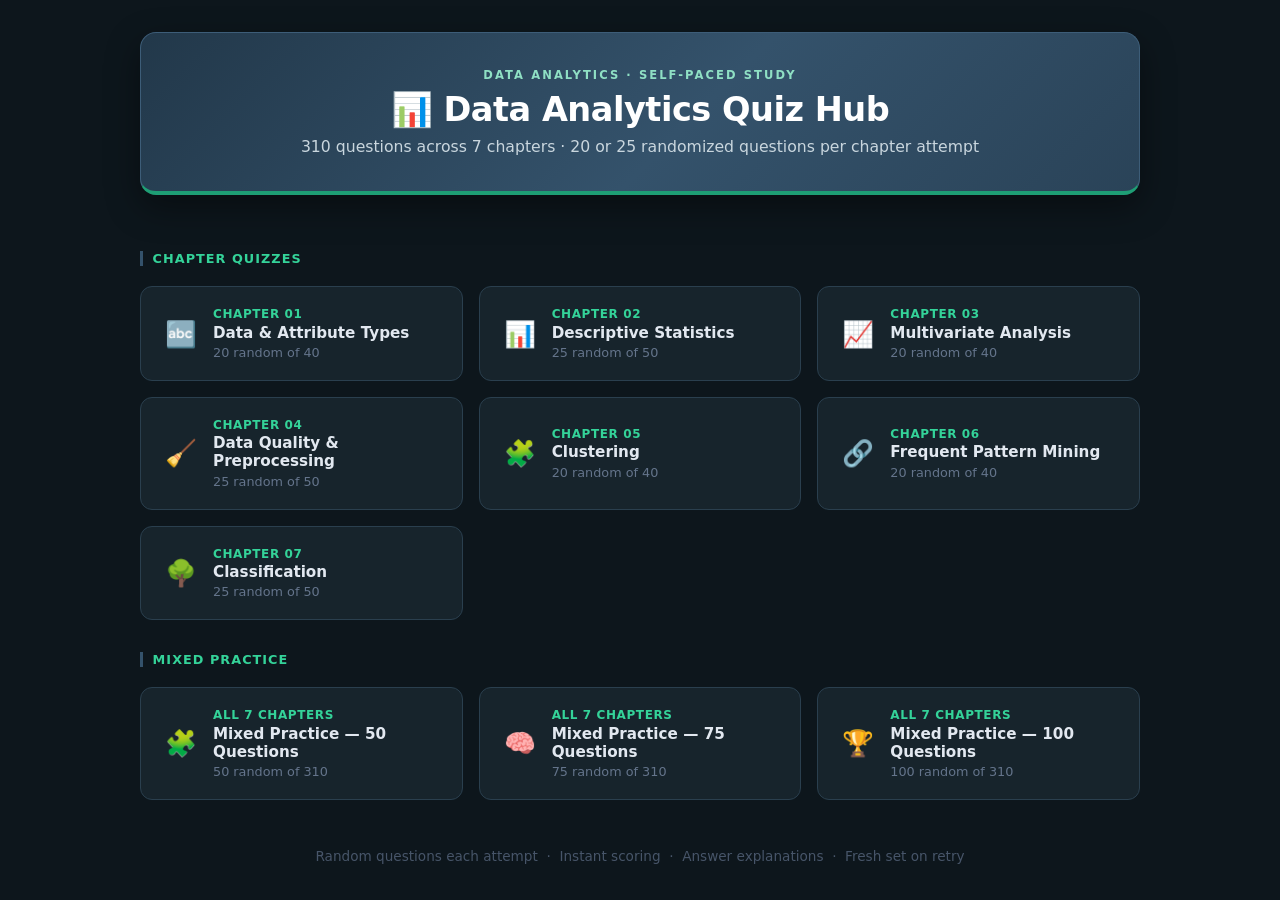
<file: 03-quiz/index.html>
<!DOCTYPE html>
<html lang="en">
<head>
  <meta charset="UTF-8" />
  <meta name="viewport" content="width=device-width, initial-scale=1.0" />
  <title>Data Analytics — Quiz Hub</title>
  <style>
    * { box-sizing: border-box; margin: 0; padding: 0; }

    body {
      font-family: 'Segoe UI', system-ui, sans-serif;
      background: #0D161C;
      color: #e2e8f0;
      min-height: 100vh;
      padding: 2rem 1rem;
    }

    header {
      text-align: center;
      max-width: 1000px;
      margin: 0 auto 2.5rem;
      background: linear-gradient(135deg, #22384A 0%, #34526B 55%, #2A4358 100%);
      border: 1px solid #3D5D78;
      border-bottom: 4px solid #1E9E75;
      border-radius: 16px;
      padding: 2.2rem 1.5rem;
      box-shadow: 0 12px 34px rgba(0, 0, 0, 0.4);
    }

    header .eyebrow {
      font-size: 0.72rem;
      font-weight: 700;
      letter-spacing: 0.18em;
      text-transform: uppercase;
      color: #8FE0C4;
      margin-bottom: 0.5rem;
    }

    header h1 {
      font-size: 2.1rem;
      font-weight: 800;
      color: #ffffff;
      letter-spacing: -0.5px;
    }

    header p {
      margin-top: 0.5rem;
      color: #C9D6DE;
      font-size: 0.98rem;
    }

    .grid {
      display: grid;
      grid-template-columns: repeat(auto-fill, minmax(260px, 1fr));
      gap: 1rem;
      max-width: 1000px;
      margin: 0 auto;
    }

    .card {
      background: #17242C;
      border: 1px solid #2A3F4E;
      border-radius: 12px;
      padding: 1.25rem 1.5rem;
      cursor: pointer;
      text-decoration: none;
      color: inherit;
      display: flex;
      align-items: center;
      gap: 1rem;
      transition: border-color 0.15s, background 0.15s, transform 0.1s;
    }

    .card:hover {
      border-color: #1E9E75;
      background: #1F323D;
      transform: translateY(-2px);
    }

    .card-icon {
      font-size: 1.6rem;
      flex-shrink: 0;
    }

    .card-body .topic-id {
      font-size: 0.75rem;
      font-weight: 700;
      color: #34D399;
      text-transform: uppercase;
      letter-spacing: 0.05em;
    }

    .card-body .topic-title {
      font-size: 0.95rem;
      font-weight: 600;
      color: #e2e8f0;
      margin-top: 0.15rem;
    }

    .card-body .q-count {
      font-size: 0.8rem;
      color: #64748b;
      margin-top: 0.2rem;
    }

    footer {
      text-align: center;
      margin-top: 3rem;
      color: #475569;
      font-size: 0.85rem;
    }
  </style>
</head>
<body>

<header>
  <div class="eyebrow">Data Analytics · Self-Paced Study</div>
  <h1>📊 Data Analytics Quiz Hub</h1>
  <p>310 questions across 7 chapters · 20 or 25 randomized questions per chapter attempt</p>
</header>

<div class="grid" id="grid"></div>

<footer>Random questions each attempt &nbsp;·&nbsp; Instant scoring &nbsp;·&nbsp; Answer explanations &nbsp;·&nbsp; Fresh set on retry</footer>

<script src="data.js"></script>
<script src="data-01.js"></script>
<script src="data-02.js"></script>
<script src="data-03.js"></script>
<script src="data-04.js"></script>
<script src="data-05.js"></script>
<script src="data-06.js"></script>
<script src="data-07.js"></script>
<script src="data-expansion.js"></script>
<script>
  const ICONS = {
    "01": "🔤", "02": "📊", "03": "📈",
    "04": "🧹", "05": "🧩", "06": "🔗",
    "07": "🌳", "mixed-1": "🧩", "mixed-2": "🧠", "mixed-3": "🏆",
  };

  const grid = document.getElementById("grid");

  function renderCards(list, labelText) {
    const section = document.createElement("div");
    section.style.cssText = "grid-column:1/-1;margin:1rem 0 0.25rem;";
    section.innerHTML = `<p style="font-size:0.8rem;font-weight:700;color:#34D399;text-transform:uppercase;letter-spacing:0.08em;border-left:3px solid #34526B;padding-left:0.6rem">${labelText}</p>`;
    grid.appendChild(section);

    list.forEach(topic => {
      const qs = QUESTIONS[topic.id] || [];
      const attempt = attemptSizeFor(topic.id, qs.length);
      const countText = attempt < qs.length
        ? `${attempt} random of ${qs.length}`
        : `${qs.length} questions`;
      const a = document.createElement("a");
      a.className = "card";
      a.href = `quiz.html?topic=${topic.id}`;
      a.innerHTML = `
        <div class="card-icon">${ICONS[topic.id] || "📋"}</div>
        <div class="card-body">
          <div class="topic-id">${MIXED_IDS.includes(topic.id) ? "All 7 Chapters" : `Chapter ${topic.id}`}</div>
          <div class="topic-title">${topic.title}</div>
          <div class="q-count">${countText}</div>
        </div>`;
      grid.appendChild(a);
    });
  }

  renderCards(TOPICS.filter(topic => !MIXED_IDS.includes(topic.id)), "Chapter Quizzes");
  renderCards(TOPICS.filter(topic => MIXED_IDS.includes(topic.id)), "Mixed Practice");
</script>
</body>
</html>
</file>
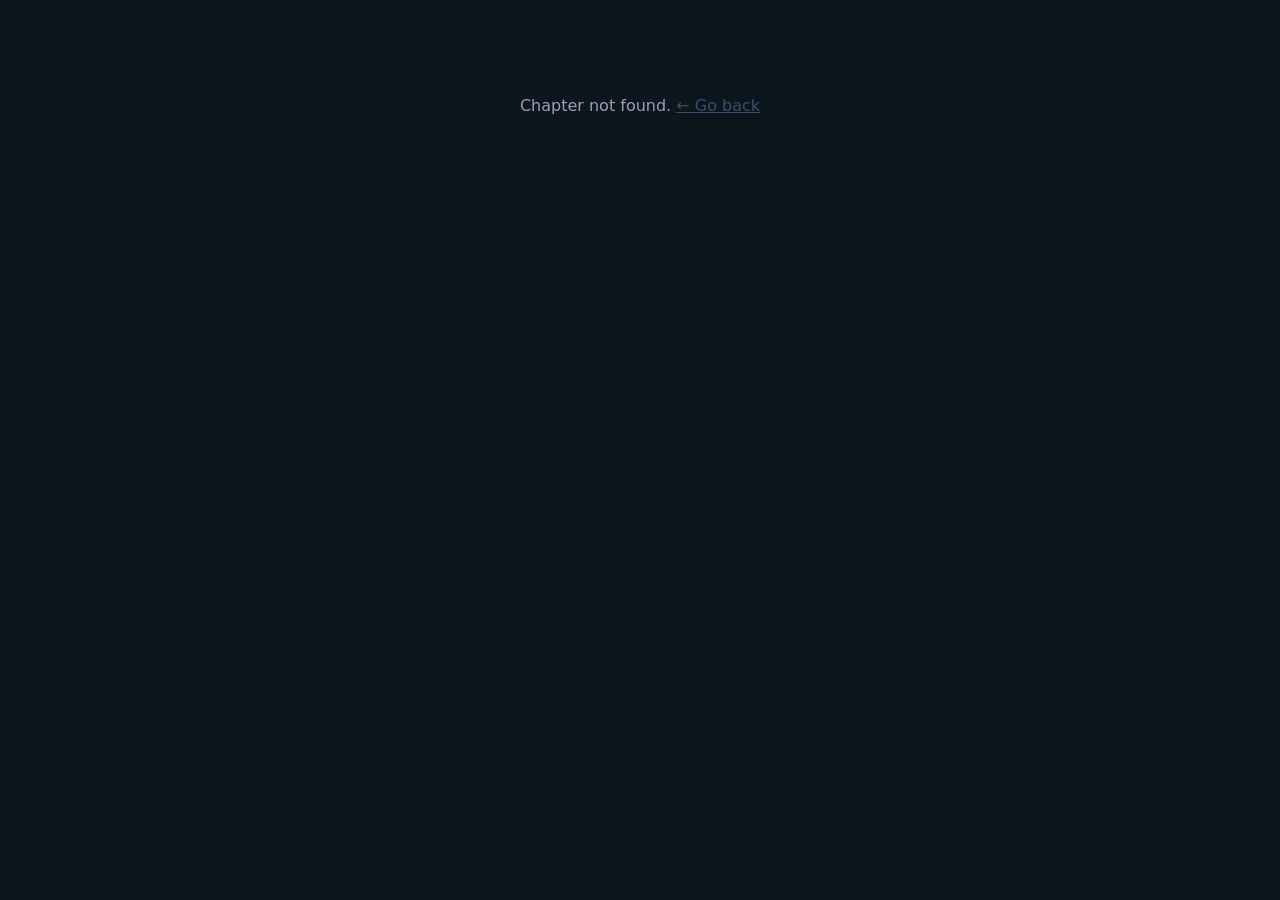
<file: 03-quiz/quiz.html>
<!DOCTYPE html>
<html lang="en">
<head>
  <meta charset="UTF-8" />
  <meta name="viewport" content="width=device-width, initial-scale=1.0" />
  <title>Data Analytics — Quiz</title>
  <style>
    * { box-sizing: border-box; margin: 0; padding: 0; }

    body {
      font-family: 'Segoe UI', system-ui, sans-serif;
      background: #0D161C;
      color: #e2e8f0;
      min-height: 100vh;
      display: flex;
      flex-direction: column;
      align-items: center;
      padding: 2rem 1rem;
    }

    #app { width: 100%; max-width: 960px; }

    /* ── Two-column layout: quiz + sidebar ── */
    .quiz-body {
      display: flex;
      gap: 1.5rem;
      align-items: flex-start;
    }
    .quiz-main { flex: 1; min-width: 0; }

    .quiz-side {
      width: 220px;
      flex-shrink: 0;
      background: #17242C;
      border: 1px solid #2A3F4E;
      border-radius: 14px;
      padding: 1rem;
      position: sticky;
      top: 1rem;
    }

    .timer {
      font-size: 1.5rem;
      font-weight: 800;
      text-align: center;
      color: #f1f5f9;
      font-variant-numeric: tabular-nums;
      letter-spacing: 1px;
    }
    .timer-label {
      text-align: center;
      font-size: 0.65rem;
      text-transform: uppercase;
      letter-spacing: 0.08em;
      color: #475569;
      margin-bottom: 0.6rem;
    }
    .side-summary {
      text-align: center;
      font-size: 0.75rem;
      color: #64748b;
      margin-bottom: 0.75rem;
    }

    .qnav-title {
      font-size: 0.65rem;
      text-transform: uppercase;
      letter-spacing: 0.08em;
      color: #475569;
      margin-bottom: 0.4rem;
    }
    .qnav {
      display: grid;
      grid-template-columns: repeat(5, 1fr);
      gap: 0.35rem;
      max-height: 340px;
      overflow-y: auto;
    }
    .qnav button {
      aspect-ratio: 1 / 1;
      border-radius: 6px;
      border: 1.5px solid #2A3F4E;
      background: #101B22;
      color: #94a3b8;
      font-size: 0.78rem;
      font-weight: 600;
      cursor: pointer;
      padding: 0;
      transition: border-color 0.12s, background 0.12s;
    }
    .qnav button:hover { border-color: #1E9E75; }
    .qnav button.answered {
      background: #0f2a1a;
      border-color: #22c55e;
      color: #86efac;
    }
    .qnav button.current {
      border-color: #4A7196;
      box-shadow: 0 0 0 1px #4A7196;
      color: #fff;
    }

    .side-finish { width: 100%; margin-top: 0.9rem; }

    @media (max-width: 760px) {
      .quiz-body { flex-direction: column; }
      .quiz-side { width: 100%; position: static; }
      .qnav { max-height: 200px; }
    }

    /* ── Header ── */
    .quiz-header {
      display: flex;
      align-items: center;
      gap: 1rem;
      margin-bottom: 1.5rem;
    }

    .back-btn {
      color: #64748b;
      text-decoration: none;
      font-size: 0.85rem;
      display: flex;
      align-items: center;
      gap: 0.3rem;
      transition: color 0.15s;
    }
    .back-btn:hover { color: #94a3b8; }

    .topic-label {
      font-size: 0.8rem;
      font-weight: 600;
      color: #34D399;
      text-transform: uppercase;
      letter-spacing: 0.05em;
      margin-left: auto;
    }

    /* ── Progress ── */
    .progress-bar-wrap {
      background: #17242C;
      border-radius: 99px;
      height: 6px;
      margin-bottom: 0.6rem;
      overflow: hidden;
    }

    .progress-bar-fill {
      height: 100%;
      background: linear-gradient(90deg, #34526B, #1E9E75);
      border-radius: 99px;
      transition: width 0.3s ease;
    }

    .progress-text {
      font-size: 0.8rem;
      color: #64748b;
      margin-bottom: 1.5rem;
    }

    /* ── Question card ── */
    .question-card {
      background: #17242C;
      border: 1px solid #2A3F4E;
      border-radius: 14px;
      padding: 1.75rem 2rem;
    }

    .question-text {
      font-size: 1.05rem;
      font-weight: 600;
      line-height: 1.55;
      color: #f1f5f9;
      margin-bottom: 1.5rem;
    }

    .options { display: flex; flex-direction: column; gap: 0.65rem; }

    .option {
      background: #101B22;
      border: 1.5px solid #2A3F4E;
      border-radius: 10px;
      padding: 0.85rem 1.1rem;
      cursor: pointer;
      font-size: 0.93rem;
      line-height: 1.45;
      transition: border-color 0.12s, background 0.12s;
      display: flex;
      align-items: flex-start;
      gap: 0.75rem;
    }

    .option:hover:not(.locked) {
      border-color: #34526B;
      background: #1F323D;
    }

    .option .opt-letter {
      font-weight: 700;
      color: #34D399;
      min-width: 1.1rem;
      flex-shrink: 0;
    }

    .option.correct {
      border-color: #22c55e;
      background: #052e16;
    }
    .option.correct .opt-letter { color: #22c55e; }

    .option.wrong {
      border-color: #ef4444;
      background: #2a0a0a;
    }
    .option.wrong .opt-letter { color: #ef4444; }

    .option.reveal {
      border-color: #22c55e;
      background: #052e16;
      opacity: 0.7;
    }
    .option.reveal .opt-letter { color: #22c55e; }

    /* ── Explanation ── */
    .explanation {
      margin-top: 1.25rem;
      padding: 1rem 1.1rem;
      background: #101B22;
      border-left: 3px solid #34526B;
      border-radius: 0 8px 8px 0;
      font-size: 0.88rem;
      color: #94a3b8;
      line-height: 1.6;
      display: none;
    }
    .explanation.show { display: block; }
    .explanation strong { color: #cbd5e1; }

    /* ── Buttons ── */
    .btn-row {
      display: flex;
      justify-content: space-between;
      gap: 0.75rem;
      margin-top: 1.5rem;
    }
    .btn-outline:disabled { opacity: 0.35; cursor: default; }

    .btn {
      background: #34526B;
      color: #fff;
      border: none;
      border-radius: 8px;
      padding: 0.65rem 1.5rem;
      font-size: 0.9rem;
      font-weight: 600;
      cursor: pointer;
      transition: background 0.15s;
    }
    .btn:hover { background: #4A7196; }
    .btn:disabled { background: #2A3F4E; color: #475569; cursor: default; }

    /* ── Results screen ── */
    #results { display: none; }

    .score-circle {
      width: 120px;
      height: 120px;
      border-radius: 50%;
      border: 6px solid #34526B;
      display: flex;
      flex-direction: column;
      align-items: center;
      justify-content: center;
      margin: 0 auto 1.5rem;
    }

    .score-circle .score-num {
      font-size: 2rem;
      font-weight: 800;
      color: #f1f5f9;
      line-height: 1;
    }

    .score-circle .score-denom {
      font-size: 0.85rem;
      color: #64748b;
    }

    .result-title {
      text-align: center;
      font-size: 1.3rem;
      font-weight: 700;
      color: #f1f5f9;
      margin-bottom: 0.4rem;
    }

    .result-sub {
      text-align: center;
      color: #64748b;
      font-size: 0.9rem;
      margin-bottom: 2rem;
    }

    .review-list { display: flex; flex-direction: column; gap: 1rem; }

    .review-item {
      background: #17242C;
      border: 1px solid #2A3F4E;
      border-radius: 10px;
      padding: 1.1rem 1.25rem;
    }

    .review-item .review-q {
      font-size: 0.9rem;
      font-weight: 600;
      color: #cbd5e1;
      margin-bottom: 0.5rem;
    }

    .review-item .review-your {
      font-size: 0.83rem;
      color: #ef4444;
      margin-bottom: 0.2rem;
    }

    .review-item .review-correct {
      font-size: 0.83rem;
      color: #22c55e;
      margin-bottom: 0.5rem;
    }

    .review-item .review-good {
      font-size: 0.83rem;
      color: #22c55e;
      margin-bottom: 0.2rem;
    }

    .review-item .review-explain {
      font-size: 0.82rem;
      color: #64748b;
      line-height: 1.55;
      border-top: 1px solid #2A3F4E;
      padding-top: 0.5rem;
    }

    .review-item.rev-correct { border-left: 3px solid #22c55e; }
    .review-item.rev-wrong   { border-left: 3px solid #ef4444; }
    .review-item.rev-skip    { border-left: 3px solid #64748b; }

    .result-actions {
      display: flex;
      gap: 0.75rem;
      justify-content: center;
      margin-top: 2rem;
      flex-wrap: wrap;
    }

    .btn-outline {
      background: transparent;
      border: 1.5px solid #34526B;
      color: #4A7196;
      border-radius: 8px;
      padding: 0.65rem 1.4rem;
      font-size: 0.9rem;
      font-weight: 600;
      cursor: pointer;
      transition: background 0.15s;
      text-decoration: none;
    }
    .btn-outline:hover { background: #1F323D; }

    .all-correct .score-circle { border-color: #22c55e; }
    .all-correct .score-num { color: #22c55e; }
  </style>
</head>
<body>
<div id="app">

  <!-- Quiz screen -->
  <div id="quiz">
    <div class="quiz-header">
      <a class="back-btn" href="index.html">← Quiz Hub</a>
      <span class="topic-label" id="topic-label"></span>
    </div>

    <div class="quiz-body">
      <div class="quiz-main">
        <div class="progress-bar-wrap">
          <div class="progress-bar-fill" id="progress-fill" style="width:0%"></div>
        </div>
        <div class="progress-text" id="progress-text"></div>

        <div class="question-card">
          <div class="question-text" id="question-text"></div>
          <div class="options" id="options"></div>
          <div class="explanation" id="explanation"></div>
        </div>

        <div class="btn-row">
          <button class="btn-outline" id="back-btn" disabled>← Back</button>
          <button class="btn" id="next-btn">Skip →</button>
        </div>
      </div>

      <aside class="quiz-side">
        <div class="timer" id="timer">00:00</div>
        <div class="timer-label">Elapsed</div>
        <div class="side-summary" id="side-summary"></div>
        <div class="qnav-title">Questions</div>
        <div class="qnav" id="qnav"></div>
        <button class="btn side-finish" id="finish-btn">Finish ▸</button>
      </aside>
    </div>
  </div>

  <!-- Results screen -->
  <div id="results">
    <div class="quiz-header">
      <a class="back-btn" href="index.html">← Quiz Hub</a>
      <span class="topic-label" id="results-label"></span>
    </div>

    <div class="question-card" id="score-card">
      <div class="score-circle" id="score-circle">
        <span class="score-num" id="score-num"></span>
        <span class="score-denom" id="score-denom"></span>
      </div>
      <div class="result-title" id="result-title"></div>
      <div class="result-sub" id="result-sub"></div>

      <div class="review-list" id="review-list"></div>

      <div class="result-actions">
        <button class="btn" onclick="restartQuiz()">↺ Retry</button>
        <a class="btn-outline" href="index.html">Quiz Hub</a>
      </div>
    </div>
  </div>

</div>

<script src="data.js"></script>
<script src="data-01.js"></script>
<script src="data-02.js"></script>
<script src="data-03.js"></script>
<script src="data-04.js"></script>
<script src="data-05.js"></script>
<script src="data-06.js"></script>
<script src="data-07.js"></script>
<script src="data-expansion.js"></script>
<script>
  // ── Init ──────────────────────────────────────────────────────────────────
  const params = new URLSearchParams(location.search);
  const topicId = params.get("topic");

  const topic = TOPICS.find(t => t.id === topicId);
  const questions = QUESTIONS[topicId];

  if (!topic || !questions || questions.length === 0) {
    document.body.innerHTML = `<div style="text-align:center;padding:4rem;color:#94a3b8">
      Chapter not found. <a href="index.html" style="color:#34526B">← Go back</a></div>`;
    throw new Error("Topic not found");
  }

  document.title = `Quiz — ${topic.title}`;
  document.getElementById("topic-label").textContent = topic.title;
  document.getElementById("results-label").textContent = topic.title;

  // How many questions this attempt shows (random subset of the pool).
  const urlN = parseInt(params.get("n"), 10);
  const attemptSize = (urlN > 0)
    ? Math.min(urlN, questions.length)
    : attemptSizeFor(topicId, questions.length);

  // Shuffle a question's options so the correct answer isn't always in the
  // same position; remap the answer index to match the new order.
  function shuffleOptions(q) {
    const order = q.options.map((_, i) => i).sort(() => Math.random() - 0.5);
    return {
      q: q.q,
      options: order.map(i => q.options[i]),
      answer: order.indexOf(q.answer),
      explain: q.explain,
    };
  }

  // Pick a fresh random subset from the full pool, options shuffled, per attempt.
  function pickQuestions() {
    if (MIXED_IDS.includes(topicId)) {
      const chapterIds = ["01", "02", "03", "04", "05", "06", "07"]
        .sort(() => Math.random() - 0.5);
      const baseCount = Math.floor(attemptSize / chapterIds.length);
      const remainder = attemptSize % chapterIds.length;
      const balanced = chapterIds.flatMap((chapterId, index) =>
        questions
          .filter(q => q.sourceChapter === chapterId)
          .sort(() => Math.random() - 0.5)
          .slice(0, baseCount + (index < remainder ? 1 : 0))
      );

      return balanced
        .sort(() => Math.random() - 0.5)
        .map(shuffleOptions);
    }

    return [...questions]
      .sort(() => Math.random() - 0.5)
      .slice(0, attemptSize)
      .map(shuffleOptions);
  }

  const LETTERS = ["A", "B", "C", "D", "E", "F"];
  let shuffled = pickQuestions();
  let current = 0;
  let userAnswers = new Array(shuffled.length).fill(null);

  // ── Timer (counts up) ─────────────────────────────────────────────────────
  let elapsed = 0;
  let timerId = null;
  function fmtTime(s) {
    const m = Math.floor(s / 60), ss = s % 60;
    return String(m).padStart(2, "0") + ":" + String(ss).padStart(2, "0");
  }
  function startTimer() {
    stopTimer();
    elapsed = 0;
    document.getElementById("timer").textContent = fmtTime(0);
    timerId = setInterval(() => {
      elapsed++;
      document.getElementById("timer").textContent = fmtTime(elapsed);
    }, 1000);
  }
  function stopTimer() { if (timerId) { clearInterval(timerId); timerId = null; } }

  // ── Sidebar question navigator ────────────────────────────────────────────
  function renderNav() {
    const nav = document.getElementById("qnav");
    nav.innerHTML = "";
    shuffled.forEach((q, i) => {
      const b = document.createElement("button");
      b.textContent = i + 1;
      if (userAnswers[i] !== null) b.classList.add("answered");
      if (i === current) b.classList.add("current");
      b.title = userAnswers[i] !== null ? `Question ${i + 1} — answered` : `Question ${i + 1} — not answered`;
      b.addEventListener("click", () => { current = i; render(); });
      nav.appendChild(b);
    });
    const ans = userAnswers.filter(a => a !== null).length;
    document.getElementById("side-summary").textContent =
      `${ans} answered · ${shuffled.length - ans} left`;
  }

  // ── Render question (restores answered state when navigating back) ─────────
  function render() {
    const q = shuffled[current];
    const chosen = userAnswers[current];
    const answered = chosen !== null;

    // Progress
    document.getElementById("progress-fill").style.width =
      `${(current / shuffled.length) * 100}%`;
    document.getElementById("progress-text").textContent =
      `Question ${current + 1} of ${shuffled.length}`;

    // Question
    document.getElementById("question-text").textContent = q.q;

    // Options
    const optContainer = document.getElementById("options");
    optContainer.innerHTML = "";
    q.options.forEach((text, i) => {
      const div = document.createElement("div");
      div.className = "option";
      div.innerHTML = `<span class="opt-letter">${LETTERS[i]}</span><span>${text}</span>`;
      if (answered) {
        div.classList.add("locked");
        if (i === chosen && chosen === q.answer) div.classList.add("correct");
        else if (i === chosen) div.classList.add("wrong");
        else if (i === q.answer) div.classList.add("reveal");
      } else {
        div.addEventListener("click", () => selectAnswer(i));
      }
      optContainer.appendChild(div);
    });

    // Explanation (only after answering)
    const exp = document.getElementById("explanation");
    if (answered) {
      exp.innerHTML = `<strong>Explanation:</strong> ${q.explain}`;
      exp.classList.add("show");
    } else {
      exp.classList.remove("show");
      exp.innerHTML = "";
    }

    // Buttons
    document.getElementById("back-btn").disabled = current === 0;
    const nextBtn = document.getElementById("next-btn");
    const last = current === shuffled.length - 1;
    nextBtn.textContent = last ? "See Results" : (answered ? "Next →" : "Skip →");

    renderNav();
  }

  // ── Select answer ─────────────────────────────────────────────────────────
  function selectAnswer(chosen) {
    if (userAnswers[current] !== null) return; // already answered
    userAnswers[current] = chosen;
    render();                                   // re-render to lock + reveal
  }

  // ── Navigation: Back / Skip / Next / Finish ───────────────────────────────
  document.getElementById("back-btn").addEventListener("click", () => {
    if (current > 0) { current--; render(); }
  });
  document.getElementById("next-btn").addEventListener("click", () => {
    if (current < shuffled.length - 1) { current++; render(); }
    else showResults();
  });
  document.getElementById("finish-btn").addEventListener("click", () => {
    const left = userAnswers.filter(a => a === null).length;
    if (left > 0 && !confirm(`You have ${left} unanswered question(s). Finish and submit now?`)) return;
    showResults();
  });

  // ── Results ───────────────────────────────────────────────────────────────
  function showResults() {
    stopTimer();
    document.getElementById("quiz").style.display = "none";
    document.getElementById("results").style.display = "block";

    const total = shuffled.length;
    const score = shuffled.reduce((s, q, i) => s + (userAnswers[i] === q.answer ? 1 : 0), 0);
    const answeredCount = userAnswers.filter(a => a !== null).length;
    const pct = Math.round((score / total) * 100);

    document.getElementById("score-num").textContent = score;
    document.getElementById("score-denom").textContent = `/ ${total}`;

    let title, sub;
    if (pct === 100) {
      title = "Perfect Score! 🎉";
      sub = "Flawless. You know this chapter cold.";
      document.getElementById("score-card").classList.add("all-correct");
    } else if (pct >= 80) {
      title = "Great Work! 👏";
      sub = `${pct}% — solid understanding. Review below.`;
    } else if (pct >= 60) {
      title = "Getting There 💪";
      sub = `${pct}% — re-read the notes and try again.`;
    } else {
      title = "Keep Studying 📖";
      sub = `${pct}% — go back to the notes, then retry.`;
    }
    if (answeredCount < total) sub += ` · ${total - answeredCount} skipped`;
    sub += ` · ⏱ ${fmtTime(elapsed)}`;

    document.getElementById("result-title").textContent = title;
    document.getElementById("result-sub").textContent = sub;

    // Full review — every question: your answer, correct answer, explanation
    const reviewList = document.getElementById("review-list");
    reviewList.innerHTML =
      `<p style="font-size:0.75rem;font-weight:700;color:#475569;text-transform:uppercase;letter-spacing:0.06em;margin-bottom:0.25rem">Review — all ${total} questions</p>`;

    shuffled.forEach((q, i) => {
      const chosen = userAnswers[i];
      const isCorrect = chosen === q.answer;
      const div = document.createElement("div");
      div.className = "review-item " + (chosen === null ? "rev-skip" : isCorrect ? "rev-correct" : "rev-wrong");

      let yourLine;
      if (chosen === null) {
        yourLine = `<div class="review-your">— Not answered</div>`;
      } else if (isCorrect) {
        yourLine = `<div class="review-good">✓ Your answer: ${LETTERS[chosen]}. ${q.options[chosen]}</div>`;
      } else {
        yourLine = `<div class="review-your">✗ Your answer: ${LETTERS[chosen]}. ${q.options[chosen]}</div>`;
      }
      const correctLine = isCorrect ? "" :
        `<div class="review-correct">✓ Correct: ${LETTERS[q.answer]}. ${q.options[q.answer]}</div>`;

      div.innerHTML = `
        <div class="review-q">Q${i + 1}: ${q.q}</div>
        ${yourLine}
        ${correctLine}
        <div class="review-explain">${q.explain}</div>`;
      reviewList.appendChild(div);
    });
  }

  // ── Retry ─────────────────────────────────────────────────────────────────
  function restartQuiz() {
    current = 0;
    shuffled = pickQuestions();               // new random subset each retry
    userAnswers = new Array(shuffled.length).fill(null);
    document.getElementById("results").style.display = "none";
    document.getElementById("quiz").style.display = "block";
    document.getElementById("score-card").classList.remove("all-correct");
    startTimer();
    render();
  }

  // ── Start ─────────────────────────────────────────────────────────────────
  startTimer();
  render();
</script>
</body>
</html>
</file>
